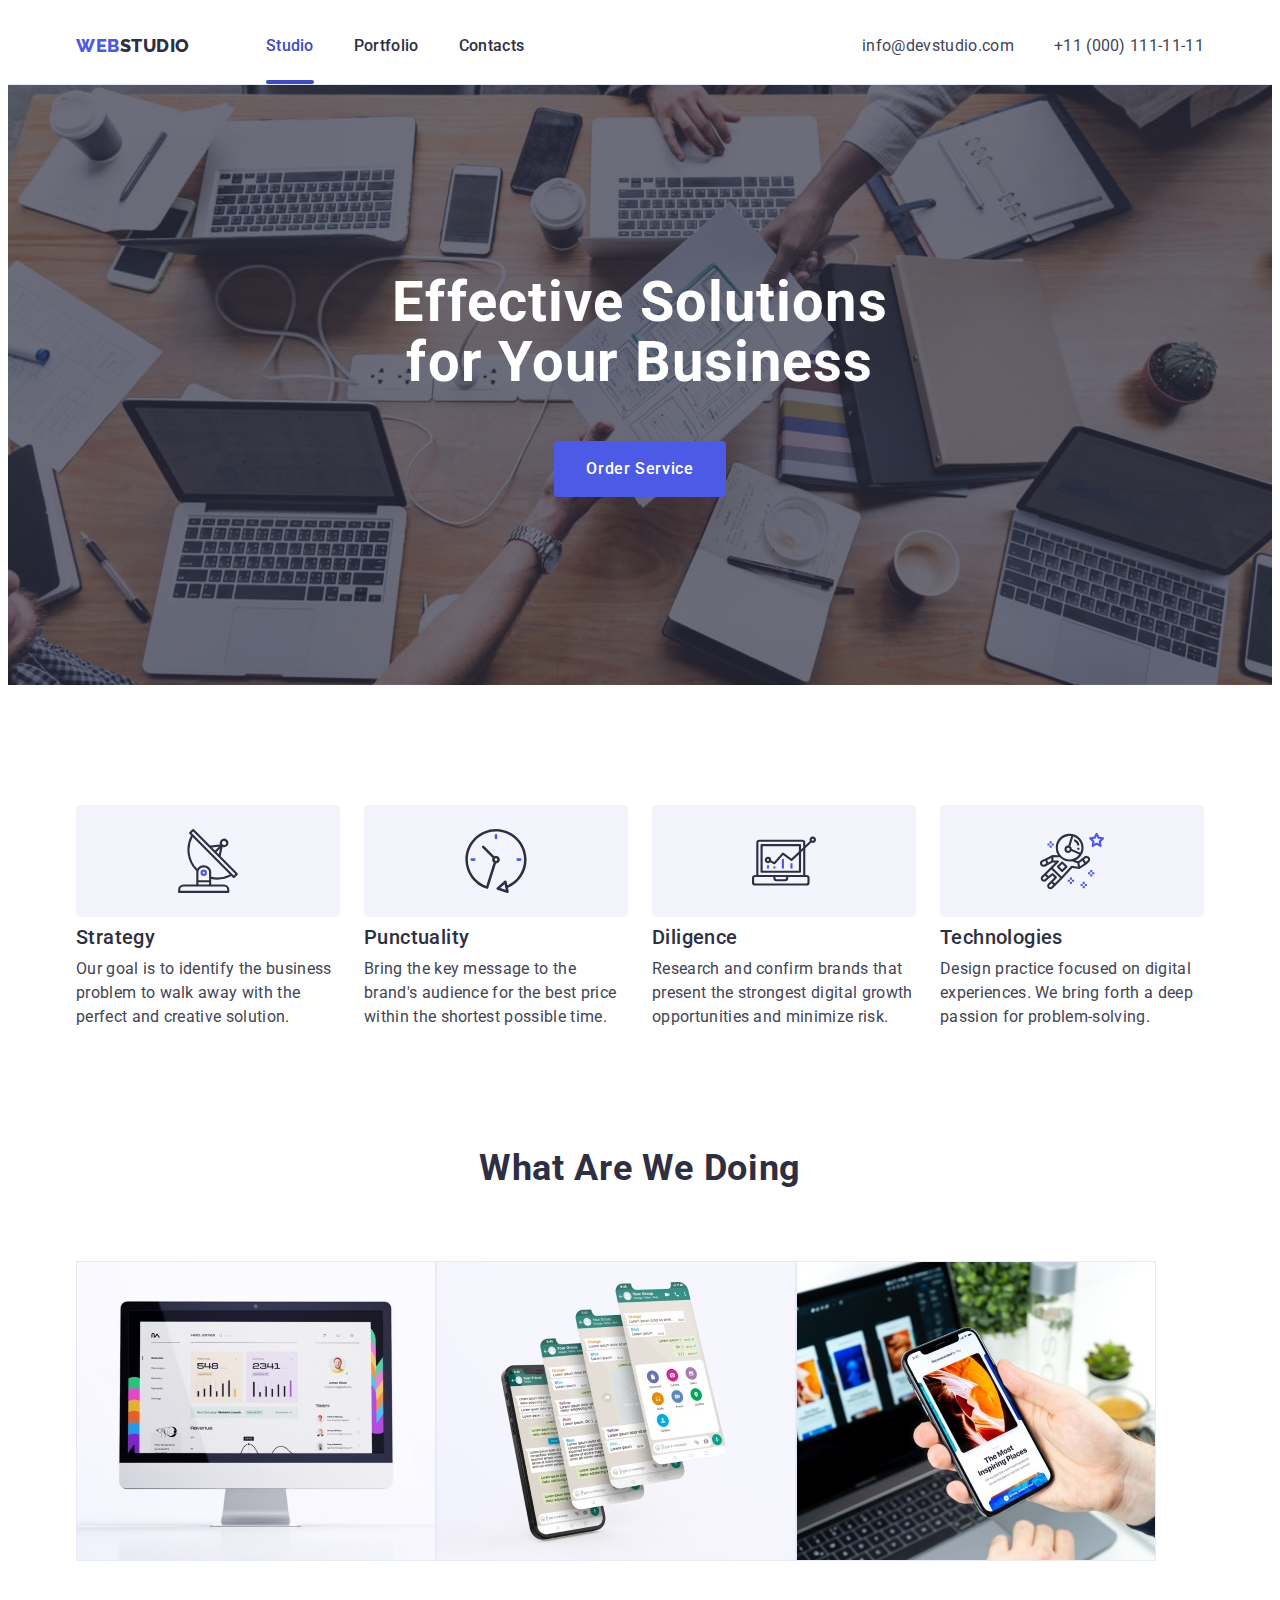
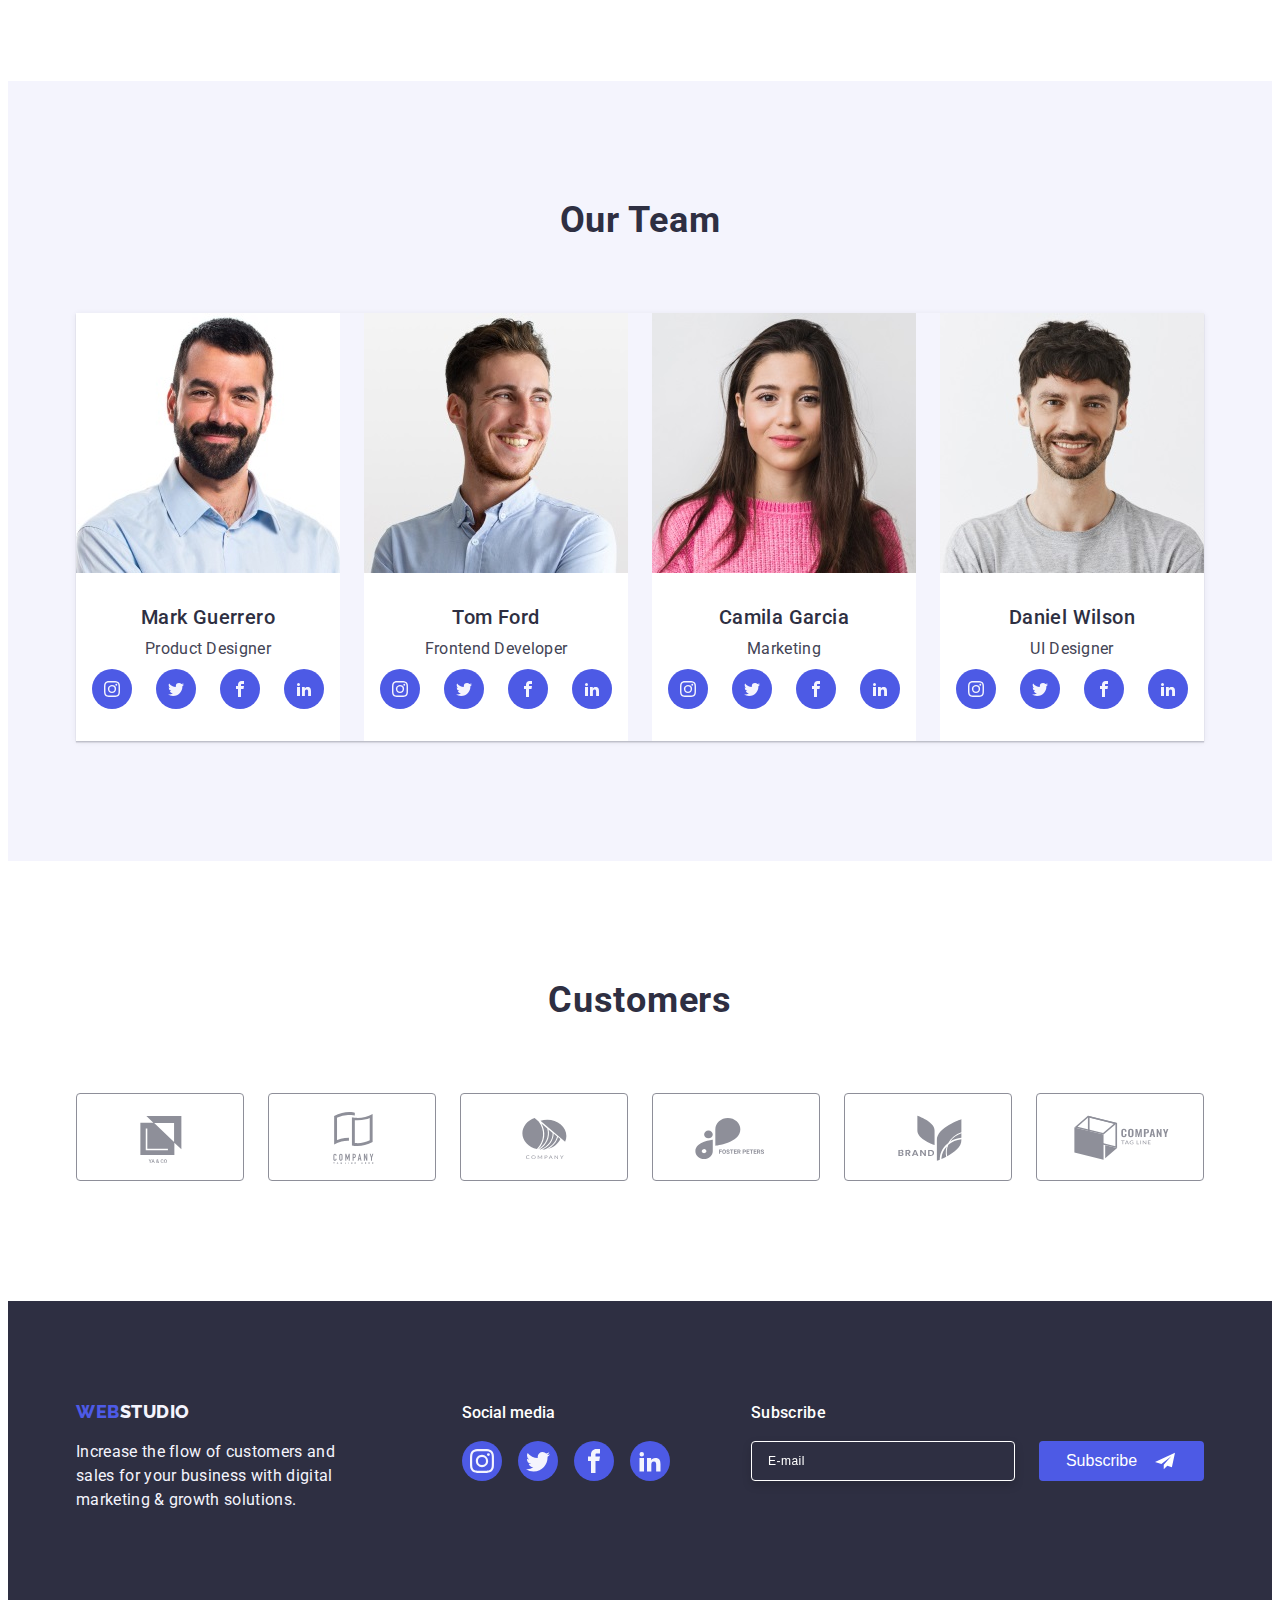
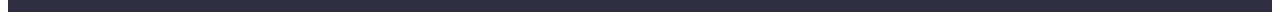
<file: index.html>
<!DOCTYPE html>
<html lang="en">
  <head>
    <meta charset="UTF-8" />
    <meta http-equiv="X-UA-Compatible" content="IE=edge" />
    <meta name="viewport" content="width=device-width, initial-scale=1.0" />
    <title>Webstudio</title>
    <link rel="preconnect" href="https://fonts.googleapis.com" />
    <link rel="preconnect" href="https://fonts.gstatic.com" crossorigin />
    <link
      href="https://fonts.googleapis.com/css2?family=Montserrat&family=Raleway:wght@800&family=Roboto:wght@400;500;700;900&display=swap"
      rel="stylesheet"
    />
    <link
      rel="stylesheet"
      href="https://cdnjs.cloudflare.com/ajax/libs/modern-normalize/1.1.0/modern-normalize.min.css"
      integrity="sha512-wpPYUAdjBVSE4KJnH1VR1HeZfpl1ub8YT/NKx4PuQ5NmX2tKuGu6U/JRp5y+Y8XG2tV+wKQpNHVUX03MfMFn9Q=="
      crossorigin="anonymous"
      referrerpolicy="no-referrer"
    />
    <link rel="stylesheet" href="./css/styles.css" />
  </head>
  <body>
    <header class="header">
      <div class="container header-container">
        <nav class="header-navigation">
          <a href="./index.html" class="header-logo link"
            >Web
            <span class="header-logo-main">Studio</span>
          </a>
          <ul class="header-list list">
            <li class="header-item">
              <a href="./index.html" class="header-link link current">Studio</a>
            </li>
            <li class="header-item">
              <a href="./portfolio.html" class="header-link link">Portfolio </a>
            </li>
            <li class="header-item">
              <a class="header-link link" href="">Contacts</a>
            </li>
          </ul>
        </nav>
        <address class="header-address">
          <ul class="header-list list">
            <li>
              <a class="header-contact link" href="mailto:info@devstudio.com"
                >info@devstudio.com</a
              >
            </li>
            <li>
              <a class="header-contact link" href="tel:+110001111111"
                >+11 (000) 111-11-11</a
              >
            </li>
          </ul>
        </address>
      </div>
    </header>
    <main>
      <!--Hero-->
      <section class="hero">
        <div class="container">
          <h1 class="hero-item">Effective Solutions for Your Business</h1>
          <button type="button" data-modal-open class="hero-btn">
            Order Service
          </button>
        </div>
      </section>
      <!--About us-->
      <section class="about-us">
        <div class="container">
          <h2 hidden class="about-us-main">About us</h2>
          <ul class="about-list list">
            <li class="about-main-text">
              <div class="about-link link">
                <svg class="about-item-icon" width="64" height="64">
                  <use href="./images/icons.svg#icon-antenna-1"></use>
                </svg>
              </div>
              <h3 class="about-title list">Strategy</h3>
              <p class="about-text">
                Our goal is to identify the business problem to walk away with
                the perfect and creative solution.
              </p>
            </li>
            <li class="about-main-text">
              <div class="about-link link">
                <svg class="about-item-icon" width="64" height="64">
                  <use href="./images/icons.svg#icon-clock-1"></use>
                </svg>
              </div>
              <h3 class="about-title list">Punctuality</h3>
              <p class="about-text">
                Bring the key message to the brand's audience for the best price
                within the shortest possible time.
              </p>
            </li>
            <li class="about-main-text">
              <div class="about-link link">
                <svg class="about-item-icon" width="64" height="64">
                  <use href="./images/icons.svg#icon-diagram-1"></use>
                </svg>
              </div>
              <h3 class="about-title list">Diligence</h3>
              <p class="about-text">
                Research and confirm brands that present the strongest digital
                growth opportunities and minimize risk.
              </p>
            </li>
            <li class="about-main-text">
              <div class="about-link link">
                <svg class="about-item-icon" width="64" height="64">
                  <use href="./images/icons.svg#icon-astronaut-1"></use>
                </svg>
              </div>
              <h3 class="about-title list">Technologies</h3>
              <p class="about-text">
                Design practice focused on digital experiences. We bring forth a
                deep passion for problem-solving.
              </p>
            </li>
          </ul>
        </div>
      </section>
      <!--What are we doing-->
      <section class="what">
        <div class="container">
          <h2 class="what-title">What are we doing</h2>
          <ul class="what-list list">
            <li class="what-photo">
              <img src="./images/comp.jpg" alt="comp" width="360" />
            </li>
            <li class="what-photo">
              <img src="./images/phones.jpg" alt="phones" width="360" />
            </li>
            <li class="what-photo">
              <img
                src="./images/laptop.jpg"
                alt="phone and laptop"
                width="360"
              />
            </li>
          </ul>
        </div>
      </section>
      <!--Our Team-->
      <section class="team">
        <div class="container">
          <h2 class="team-title">Our Team</h2>
          <ul class="team-list list">
            <li class="team-personal">
              <img src="./images/photomark.jpg" alt="Photo Mark" width="264" />
              <div class="team-main-text">
                <h3 class="team-item">Mark Guerrero</h3>
                <p class="team-text">Product Designer</p>
                <ul class="team-soc-list list">
                  <li class="team-soc-item">
                    <a class="team-soc-link link" href="">
                      <svg class="team-soc-icon" width="16" height="16">
                        <use href="./images/icons.svg#icon-instagram"></use>
                      </svg>
                    </a>
                  </li>
                  <li class="team-soc-item">
                    <a class="team-soc-link link" href="">
                      <svg class="team-soc-icon" width="16" height="16">
                        <use href="./images/icons.svg#icon-twitter"></use>
                      </svg>
                    </a>
                  </li>
                  <li class="team-soc-item">
                    <a class="team-soc-link link" href="">
                      <svg class="team-soc-icon" width="16" height="16">
                        <use href="./images/icons.svg#icon-facebook"></use>
                      </svg>
                    </a>
                  </li>
                  <li class="team-soc-item">
                    <a class="team-soc-link link" href="">
                      <svg class="team-soc-icon" width="16" height="16">
                        <use href="./images/icons.svg#icon-linkedin2"></use>
                      </svg>
                    </a>
                  </li>
                </ul>
              </div>
            </li>
            <li class="team-personal">
              <img src="./images/phototom.jpg" alt="Photo Tom" width="264" />
              <div class="team-main-text">
                <h3 class="team-item">Tom Ford</h3>
                <p class="team-text">Frontend Developer</p>
                <ul class="team-soc-list list">
                  <li class="team-soc-item">
                    <a class="team-soc-link link" href="">
                      <svg class="team-soc-icon" width="16" height="16">
                        <use href="./images/icons.svg#icon-instagram"></use>
                      </svg>
                    </a>
                  </li>
                  <li class="team-soc-item">
                    <a class="team-soc-link link" href="">
                      <svg class="team-soc-icon" width="16" height="16">
                        <use href="./images/icons.svg#icon-twitter"></use>
                      </svg>
                    </a>
                  </li>
                  <li class="team-soc-item">
                    <a class="team-soc-link link" href="">
                      <svg class="team-soc-icon" width="16" height="16">
                        <use href="./images/icons.svg#icon-facebook"></use>
                      </svg>
                    </a>
                  </li>
                  <li class="team-soc-item">
                    <a class="team-soc-link link" href="">
                      <svg class="team-soc-icon" width="16" height="16">
                        <use href="./images/icons.svg#icon-linkedin2"></use>
                      </svg>
                    </a>
                  </li>
                </ul>
              </div>
            </li>
            <li class="team-personal">
              <img
                src="./images/photocamila.jpg"
                alt="Photo Camila"
                width="264"
              />
              <div class="team-main-text">
                <h3 class="team-item">Camila Garcia</h3>
                <p class="team-text">Marketing</p>
                <ul class="team-soc-list list">
                  <li class="team-soc-item">
                    <a class="team-soc-link link" href="">
                      <svg class="team-soc-icon" width="16" height="16">
                        <use href="./images/icons.svg#icon-instagram"></use>
                      </svg>
                    </a>
                  </li>
                  <li class="team-soc-item">
                    <a class="team-soc-link link" href="">
                      <svg class="team-soc-icon" width="16" height="16">
                        <use href="./images/icons.svg#icon-twitter"></use>
                      </svg>
                    </a>
                  </li>
                  <li class="team-soc-item">
                    <a class="team-soc-link link" href="">
                      <svg class="team-soc-icon" width="16" height="16">
                        <use href="./images/icons.svg#icon-facebook"></use>
                      </svg>
                    </a>
                  </li>
                  <li class="team-soc-item">
                    <a class="team-soc-link link" href="">
                      <svg class="team-soc-icon" width="16" height="16">
                        <use href="./images/icons.svg#icon-linkedin2"></use>
                      </svg>
                    </a>
                  </li>
                </ul>
              </div>
            </li>
            <li class="team-personal">
              <img
                src="./images/photodaniel.jpg"
                alt="Photo Daniel"
                width="264"
              />
              <div class="team-main-text">
                <h3 class="team-item">Daniel Wilson</h3>
                <p class="team-text">UI Designer</p>
                <ul class="team-soc-list list">
                  <li class="team-soc-item">
                    <a class="team-soc-link link" href="">
                      <svg class="team-soc-icon" width="16" height="16">
                        <use href="./images/icons.svg#icon-instagram"></use>
                      </svg>
                    </a>
                  </li>
                  <li class="team-soc-item">
                    <a class="team-soc-link link" href="">
                      <svg class="team-soc-icon" width="16" height="16">
                        <use href="./images/icons.svg#icon-twitter"></use>
                      </svg>
                    </a>
                  </li>
                  <li class="team-soc-item">
                    <a class="team-soc-link link" href="">
                      <svg class="team-soc-icon" width="16" height="16">
                        <use href="./images/icons.svg#icon-facebook"></use>
                      </svg>
                    </a>
                  </li>
                  <li class="team-soc-item">
                    <a class="team-soc-link link" href="">
                      <svg class="team-soc-icon" width="16" height="16">
                        <use href="./images/icons.svg#icon-linkedin2"></use>
                      </svg>
                    </a>
                  </li>
                </ul>
              </div>
            </li>
          </ul>
        </div>
      </section>
      <!--Customers-->
      <section class="customers">
        <div class="container">
          <h2 class="customers-title">Customers</h2>
          <div class="customers-main">
            <ul class="customers-list list">
              <li class="customers-item">
                <a class="customers-link link" href="">
                  <svg class="customers-icon" width="104" height="56">
                    <use href="./images/icons.svg#icon-Logo"></use>
                  </svg>
                </a>
              </li>
              <li class="customers-item">
                <a class="customers-link link" href="">
                  <svg class="customers-icon" width="104" height="56">
                    <use href="./images/icons.svg#icon-Logo2"></use>
                  </svg>
                </a>
              </li>
              <li class="customers-item">
                <a class="customers-link link" href="">
                  <svg class="customers-icon" width="104" height="56">
                    <use href="./images/icons.svg#icon-Logo3"></use>
                  </svg>
                </a>
              </li>
              <li class="customers-item">
                <a class="customers-link link" href="">
                  <svg class="customers-icon" width="104" height="56">
                    <use href="./images/icons.svg#icon-Logo4"></use>
                  </svg>
                </a>
              </li>
              <li class="customers-item">
                <a class="customers-link link" href="">
                  <svg class="customers-icon" width="104" height="56">
                    <use href="./images/icons.svg#icon-Logo5"></use>
                  </svg>
                </a>
              </li>
              <li class="customers-item">
                <a class="customers-link link" href="">
                  <svg class="customers-icon" width="104" height="56">
                    <use href="./images/icons.svg#icon-Logo6"></use>
                  </svg>
                </a>
              </li>
            </ul>
          </div>
        </div>
      </section>
    </main>
    <footer class="footer">
      <div class="container footer-container">
        <div class="footer-main">
          <a class="footer-logo link" href="./index.html">
            Web<span class="footer-navigation-main">Studio </span>
          </a>
          <p class="footer-text">
            Increase the flow of customers and sales for your business with
            digital marketing & growth solutions.
          </p>
        </div>
        <div class="container-footer-list list">
          <p class="footer-soc-name">Social media</p>
          <ul class="footer-soc-list list">
            <li class="footer-soc-item">
              <a class="footer-soc-link link" href="">
                <svg class="footer-soc-icon" width="24" height="24">
                  <use href="./images/icons.svg#icon-instagram"></use>
                </svg>
              </a>
            </li>
            <li class="footer-soc-item">
              <a class="footer-soc-link link" href="">
                <svg class="footer-soc-icon" width="24" height="24">
                  <use href="./images/icons.svg#icon-twitter"></use>
                </svg>
              </a>
            </li>
            <li class="footer-soc-item">
              <a class="footer-soc-link link" href="">
                <svg class="footer-soc-icon" width="24" height="24">
                  <use href="./images/icons.svg#icon-facebook"></use>
                </svg>
              </a>
            </li>
            <li class="footer-soc-item">
              <a class="footer-soc-link link" href="">
                <svg class="footer-soc-icon" width="24" height="24">
                  <use href="./images/icons.svg#icon-linkedin2"></use>
                </svg>
              </a>
            </li>
          </ul>
        </div>
        <div class="footer-user">
          <p class="footer-user-title">Subscribe</p>
          <form class="footer-user-list">
            <input
              type="email"
              name="email-footer"
              class="email-footer"
              placeholder="E-mail"
              aria-label="email"
              required
            />
            <button type="submit" class="footer-btn">
              Subscribe
              <svg class="footer-btn-icon" width="24" height="20">
                <use href="./images/icons.svg#icon-Frame"></use>
              </svg>
            </button>
          </form>
        </div>
      </div>
    </footer>
    <div class="backdrop is-hidden" data-modal>
      <div class="modal">
        <button type="button" class="button-close" data-modal-close>
          <svg class="button-icon" width="8" height="8">
            <use href="./images/icons.svg#icon-close-black-18dp"></use>
          </svg>
        </button>
        <p class="modal-title">Leave your contacts and we will call you back</p>
        <form class="modal-form">
          <div class="modal-field">
            <label class="modal-label">
              <span class="input-title">Name</span>
              <span class="input-wrap">
                <input
                  type="text"
                  name="user-name"
                  class="modal-input"
                  required
                />
                <svg class="modal-icon" width="18" height="18">
                  <use href="./images/icons.svg#icon-person-black"></use>
                </svg>
              </span>
            </label>
          </div>
          <div class="modal-field">
            <label class="modal-label">
              <span class="input-title">Phone</span>
              <span class="input-wrap">
                <input
                  type="tel"
                  name="user-tel"
                  class="modal-input"
                  required
                />
                <svg class="modal-icon" width="18" height="24">
                  <use href="./images/icons.svg#icon-phone-black"></use>
                </svg>
              </span>
            </label>
          </div>
          <div class="modal-field">
            <label class="modal-label">
              <span class="input-title">Email</span>
              <span class="input-wrap">
                <input type="email" name="user-email" class="modal-input" />
                <svg class="modal-icon" width="18" height="24">
                  <use href="./images/icons.svg#icon-email-black"></use>
                </svg>
              </span>
            </label>
          </div>
          <div class="modal-field">
            <label class="input-text" for="user-text">Comment</label>
            <textarea
              name="user-text"
              id="user-text"
              class="modal-textarea"
              placeholder="Text input"
            ></textarea>
          </div>
          <div class="modal-field-check">
            <input
              class="input-check visually-hidden"
              name="privacy"
              id="privacy"
              type="checkbox"
              value="true"
            />
            <label for="privacy" class="check-text">
              <span>
                <svg class="check-icon" width="10" height="8">
                  <use href="./images/icons.svg#icon-Vector"></use>
                </svg>
              </span>
              I accept the terms and conditions of the
            </label>
            <a class="input-privacy" href="">Privacy Policy</a>
          </div>
          <button type="submit" class="btn-modal">Send</button>
        </form>
      </div>
    </div>
    <script src="js/modal.js"></script>
  </body>
</html>
</file>
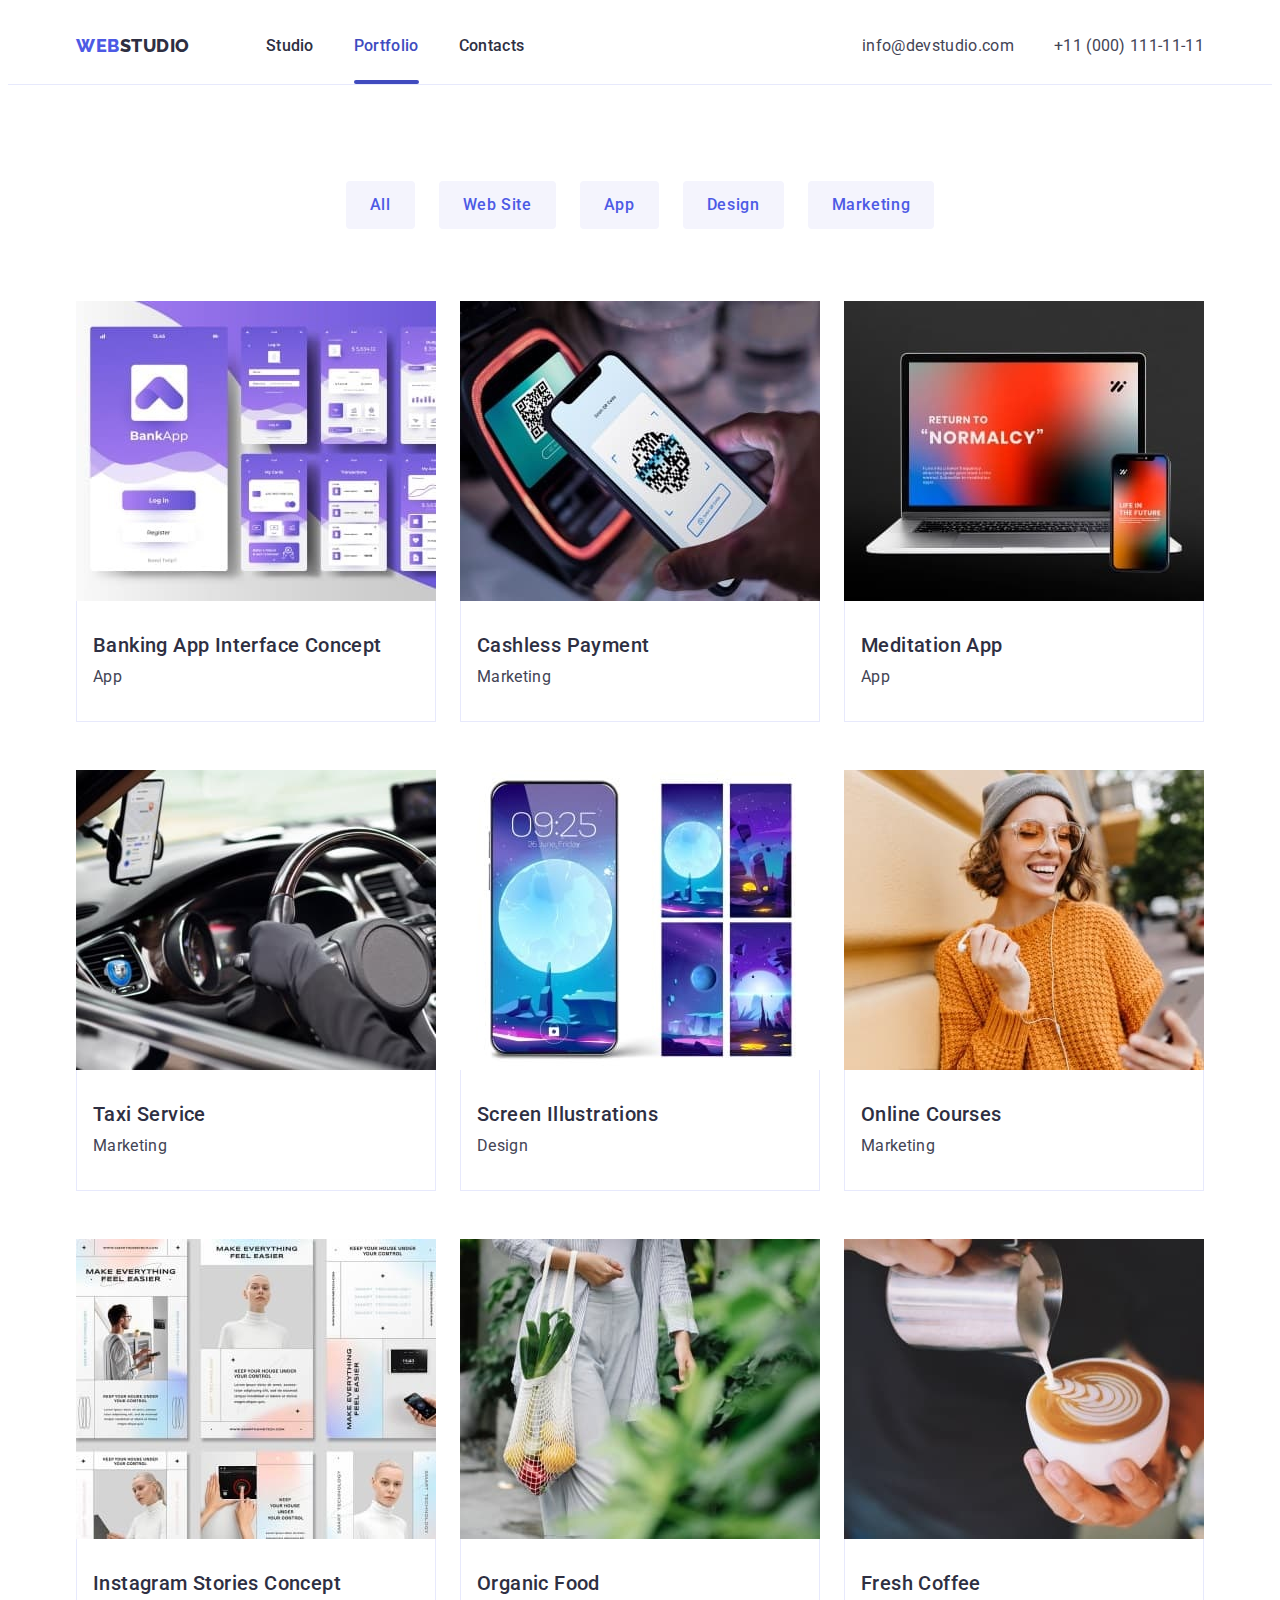
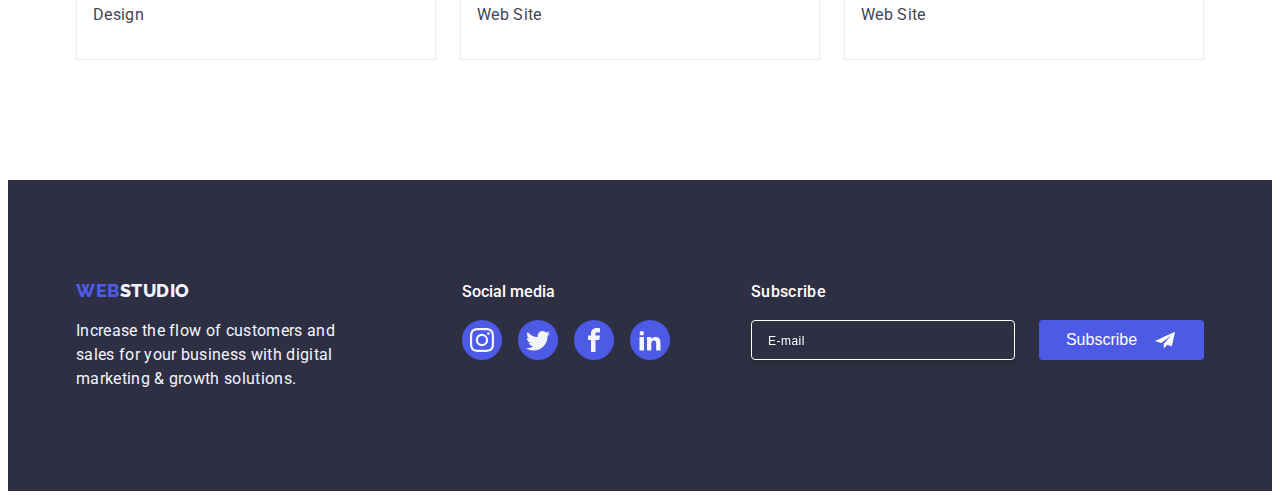
<file: portfolio.html>
<!DOCTYPE html>
<html lang="en">
  <head>
    <meta charset="UTF-8" />
    <meta http-equiv="X-UA-Compatible" content="IE=edge" />
    <meta name="viewport" content="width=device-width, initial-scale=1.0" />
    <title>Portfolio</title>
    <link rel="preconnect" href="https://fonts.googleapis.com" />
    <link rel="preconnect" href="https://fonts.gstatic.com" crossorigin />
    <link
      href="https://fonts.googleapis.com/css2?family=Montserrat&family=Raleway:wght@800&family=Roboto:wght@400;500;700;900&display=swap"
      rel="stylesheet"
    />
    <link
      rel="stylesheet"
      href="https://cdnjs.cloudflare.com/ajax/libs/modern-normalize/1.1.0/modern-normalize.min.css"
      integrity="sha512-wpPYUAdjBVSE4KJnH1VR1HeZfpl1ub8YT/NKx4PuQ5NmX2tKuGu6U/JRp5y+Y8XG2tV+wKQpNHVUX03MfMFn9Q=="
      crossorigin="anonymous"
      referrerpolicy="no-referrer"
    />
    <link rel="stylesheet" href="./css/styles.css" />
  </head>
  <body>
    <header class="header">
      <div class="container header-container">
        <nav class="header-navigation">
          <a href="./index.html" class="header-logo link"
            >Web
            <span class="header-logo-main">Studio</span>
          </a>
          <ul class="header-list list">
            <li class="header-item">
              <a href="./index.html" class="header-link link">Studio</a>
            </li>
            <li class="header-item">
              <a href="./portfolio.html" class="header-link link current"
                >Portfolio
              </a>
            </li>
            <li class="header-item">
              <a class="header-link link" href="">Contacts</a>
            </li>
          </ul>
        </nav>
        <address class="header-address">
          <ul class="header-list list">
            <li>
              <a class="header-contact link" href="mailto:info@devstudio.com"
                >info@devstudio.com</a
              >
            </li>
            <li>
              <a class="header-contact link" href="tel:+110001111111"
                >+11 (000) 111-11-11</a
              >
            </li>
          </ul>
        </address>
      </div>
    </header>
    <main>
      <section class="novigation">
        <div class="container">
          <h1 hidden class="services">Services</h1>
          <ul class="novigation-list list">
            <li><button type="button" class="novigation-btn">All</button></li>
            <li>
              <button type="button" class="novigation-btn">Web Site</button>
            </li>
            <li><button type="button" class="novigation-btn">App</button></li>
            <li>
              <button type="button" class="novigation-btn">Design</button>
            </li>
            <li>
              <button type="button" class="novigation-btn">Marketing</button>
            </li>
          </ul>
          <ul class="services-list list">
            <li class="services-item">
              <a class="services-link link" href="#top">
                <div class="services-top-wrap">
                  <img
                    class="services-photo"
                    src="./images/projectcard1.jpg"
                    alt="photo project bank"
                    width="360"
                  />
                  <p class="services-top-text">
                    14 Stylish and User-Friendly App Design Concepts · Task
                    Manager App · Calorie Tracker App · Exotic Fruit Ecommerce
                    App · Cloud Storage App
                  </p>
                </div>
                <div class="services-main-text">
                  <h2 class="services-title">Banking App Interface Concept</h2>
                  <p class="services-text">App</p>
                </div>
              </a>
            </li>
            <li class="services-item">
              <a class="services-link link" href="#top">
                <div class="services-top-wrap">
                  <img
                    class="services-photo"
                    src="./images/projectcard2.jpg"
                    alt="photo project phone"
                    width="360"
                  />
                  <p class="services-top-text">
                    14 Stylish and User-Friendly App Design Concepts · Task
                    Manager App · Calorie Tracker App · Exotic Fruit Ecommerce
                    App · Cloud Storage App
                  </p>
                </div>
                <div class="services-main-text">
                  <h2 class="services-title">Cashless Payment</h2>
                  <p class="services-text">Marketing</p>
                </div>
              </a>
            </li>
            <li class="services-item">
              <a class="services-link link" href="#top">
                <div class="services-top-wrap">
                  <img
                    class="services-photo"
                    src="./images/projectcard3.jpg"
                    alt="photo project laptop"
                    width="360"
                  />
                  <p class="services-top-text">
                    14 Stylish and User-Friendly App Design Concepts · Task
                    Manager App · Calorie Tracker App · Exotic Fruit Ecommerce
                    App · Cloud Storage App
                  </p>
                </div>
                <div class="services-main-text">
                  <h2 class="services-title">Meditation App</h2>
                  <p class="services-text">App</p>
                </div>
              </a>
            </li>
            <li class="services-item">
              <a class="services-link link" href="#top">
                <div class="services-top-wrap">
                  <img
                    class="services-photo"
                    src="./images/projectcard4.jpg"
                    alt="photo project car"
                    width="360"
                  />
                  <p class="services-top-text">
                    14 Stylish and User-Friendly App Design Concepts · Task
                    Manager App · Calorie Tracker App · Exotic Fruit Ecommerce
                    App · Cloud Storage App
                  </p>
                </div>
                <div class="services-main-text">
                  <h2 class="services-title">Taxi Service</h2>
                  <p class="services-text">Marketing</p>
                </div>
              </a>
            </li>
            <li class="services-item">
              <a class="services-link link" href="#top">
                <div class="services-top-wrap">
                  <img
                    class="services-photo"
                    src="./images/projectcard5.jpg"
                    alt="photo project phone dising"
                    width="360"
                  />
                  <p class="services-top-text">
                    14 Stylish and User-Friendly App Design Concepts · Task
                    Manager App · Calorie Tracker App · Exotic Fruit Ecommerce
                    App · Cloud Storage App
                  </p>
                </div>
                <div class="services-main-text">
                  <h2 class="services-title">Screen Illustrations</h2>
                  <p class="services-text">Design</p>
                </div>
              </a>
            </li>
            <li class="services-item">
              <a class="services-link link" href="#top">
                <div class="services-top-wrap">
                  <img
                    class="services-photo"
                    src="./images/projectcard6.jpg"
                    alt="photo project girl"
                    width="360"
                  />
                  <p class="services-top-text">
                    14 Stylish and User-Friendly App Design Concepts · Task
                    Manager App · Calorie Tracker App · Exotic Fruit Ecommerce
                    App · Cloud Storage App
                  </p>
                </div>
                <div class="services-main-text">
                  <h2 class="services-title">Online Courses</h2>
                  <p class="services-text">Marketing</p>
                </div>
              </a>
            </li>
            <li class="services-item">
              <a class="services-link link" href="#top">
                <div class="services-top-wrap">
                  <img
                    class="services-photo"
                    src="./images/projectcard7.jpg"
                    alt="photo project insta"
                    width="360"
                  />
                  <p class="services-top-text">
                    14 Stylish and User-Friendly App Design Concepts · Task
                    Manager App · Calorie Tracker App · Exotic Fruit Ecommerce
                    App · Cloud Storage App
                  </p>
                </div>
                <div class="services-main-text">
                  <h2 class="services-title">Instagram Stories Concept</h2>
                  <p class="services-text">Design</p>
                </div>
              </a>
            </li>
            <li class="services-item">
              <a class="services-link link" href="#top">
                <div class="services-top-wrap">
                  <img
                    class="services-photo"
                    src="./images/projectcard8.jpg"
                    alt="photo project food"
                    width="360"
                  />
                  <p class="services-top-text">
                    14 Stylish and User-Friendly App Design Concepts · Task
                    Manager App · Calorie Tracker App · Exotic Fruit Ecommerce
                    App · Cloud Storage App
                  </p>
                </div>
                <div class="services-main-text">
                  <h2 class="services-title">Organic Food</h2>
                  <p class="services-text">Web Site</p>
                </div>
              </a>
            </li>
            <li class="services-item">
              <a class="services-link link" href="#top">
                <div class="services-top-wrap">
                  <img
                    class="services-photo"
                    src="./images/projectcard9.jpg"
                    alt="photo project coffe"
                    width="360"
                  />
                  <p class="services-top-text">
                    14 Stylish and User-Friendly App Design Concepts · Task
                    Manager App · Calorie Tracker App · Exotic Fruit Ecommerce
                    App · Cloud Storage App
                  </p>
                </div>
                <div class="services-main-text">
                  <h2 class="services-title">Fresh Coffee</h2>
                  <p class="services-text">Web Site</p>
                </div>
              </a>
            </li>
          </ul>
        </div>
      </section>
    </main>
    <footer class="footer">
      <div class="container footer-container">
        <div class="footer-main">
          <a class="footer-logo link" href="./index.html">
            Web<span class="footer-navigation-main">Studio </span>
          </a>
          <p class="footer-text">
            Increase the flow of customers and sales for your business with
            digital marketing & growth solutions.
          </p>
        </div>
        <div class="container-footer-list list">
          <p class="footer-soc-name">Social media</p>
          <ul class="footer-soc-list list">
            <li class="footer-soc-item">
              <a class="footer-soc-link link" href="">
                <svg class="footer-soc-icon" width="24" height="24">
                  <use href="./images/icons.svg#icon-instagram"></use>
                </svg>
              </a>
            </li>
            <li class="footer-soc-item">
              <a class="footer-soc-link link" href="">
                <svg class="footer-soc-icon" width="24" height="24">
                  <use href="./images/icons.svg#icon-twitter"></use>
                </svg>
              </a>
            </li>
            <li class="footer-soc-item">
              <a class="footer-soc-link link" href="">
                <svg class="footer-soc-icon" width="24" height="24">
                  <use href="./images/icons.svg#icon-facebook"></use>
                </svg>
              </a>
            </li>
            <li class="footer-soc-item">
              <a class="footer-soc-link link" href="">
                <svg class="footer-soc-icon" width="24" height="24">
                  <use href="./images/icons.svg#icon-linkedin2"></use>
                </svg>
              </a>
            </li>
          </ul>
        </div>
        <div class="footer-user">
          <p class="footer-user-title">Subscribe</p>
          <form class="footer-user-list">
            <input
              type="email"
              name="email-footer"
              class="email-footer"
              placeholder="E-mail"
              aria-label="email"
              required
            />
            <button type="submit" class="footer-btn">
              Subscribe
              <svg class="footer-btn-icon" width="24" height="20">
                <use href="./images/icons.svg#icon-Frame"></use>
              </svg>
            </button>
          </form>
        </div>
      </div>
    </footer>
  </body>
</html>
</file>
<file: css/styles.css>
html {
  box-sizing: border-box;
}
element.style {
  text-align: center;
}
*,
*::before,
*::after {
  box-sizing: inherit;
}

:root {
  --main-title-color: #2e2f42;
  --background-color: #2e2f42;
  --ocean-bgc-hover-focus-active-color: #404bbf;
  --second-title-color: #ffffff;
  --gray-title-color: #434455;
  --milk-title-color: #f4f4fd;
  --br-hero: linear-gradient(rgba(46, 47, 66, 0.7), rgba(46, 47, 66, 0.7));
  --typical-transform: 250ms cubic-bezier(0.4, 0, 0.2, 1);
}
p,
h1,
h2,
h3,
h4,
h5,
h6 {
  margin: 0;
}
ul {
  margin: 0;
}

button {
  cursor: pointer;
}
img {
  display: block;
}

body {
  font-family: "Roboto", sans-serif;
  color: var(--gray-title-color);
  background-color: var(--second-title-color);
}
ul {
  margin: 0;
  padding: 0;
}
.list {
  list-style: none;
}
.link {
  text-decoration: none;
  transition: color transform var(--typical-transform);
}
.visually-hidden {
  position: absolute;
  width: 1px;
  height: 1px;
  margin: -1px;
  padding: 0;
  border: 0;
  white-space: nowrap;
  clip-path: inset(100%);
  clip: rect (0 0 0 0);
  overflow: hidden;
}
.container {
  width: 1158px;
  padding-left: 15px;
  padding-right: 15px;
  margin: 0 auto;
}
.link:focus,
.link:hover {
  color: #404bbf;
  opacity: 1;
}
/*/--Header--*/
.header {
  padding-top: 26px;
  padding-bottom: 26px;
  border-bottom: 1px solid #e7e9fc;
}
.header-container {
  display: flex;
  align-items: center;
}

.header-navigation {
  display: flex;
  align-items: center;
  margin-right: auto;
}

.header-logo {
  font-family: "Raleway", sans-serif;
  font-style: normal;
  font-weight: 800;
  font-size: 18px;
  line-height: 1.17;
  display: flex;
  align-items: center;
  letter-spacing: 0.03em;
  text-transform: uppercase;
  color: #4d5ae5;
  margin-right: 76px;
}
.header-logo-main {
  font-family: "Raleway", sans-serif;
  font-style: normal;
  font-weight: 800;
  font-size: 18px;
  line-height: 1.17;
  display: flex;
  align-items: center;
  letter-spacing: 0.03em;
  text-transform: uppercase;
  color: var(--main-title-color);
  transition: color var(--typical-transform);
}

.header-list {
  display: flex;
  align-items: center;
  font-weight: 500;
  font-size: 16px;
  line-height: 1.5;
  letter-spacing: 0.02em;
  color: var(--main-title-color);
  gap: 40px;
}
.header-item {
  font-weight: 500;
  font-size: 16px;
  line-height: 1.5;
  letter-spacing: 0.02em;
  color: var(--main-title-color);
}

.header-link {
  font-weight: 500;
  font-size: 16px;
  line-height: 1.5;
  letter-spacing: 0.02em;
  color: var(--main-title-color);
  transition: color var(--typical-transform);
}
.header-address {
  font-style: normal;
  font-weight: 400;
  font-size: 16px;
  line-height: 1.5;
  letter-spacing: 0.02em;
  color: var(--gray-title-color);
}
.header-contact {
  font-weight: 400;
  font-size: 16px;
  line-height: 1.5;
  letter-spacing: 0.02em;
  color: var(--gray-title-color);
  transition: color var(--typical-transform);
}
.current {
  position: relative;
  color: var(--ocean-bgc-hover-focus-active-color);
}
.current::after {
  content: "";
  position: absolute;
  left: 0;
  bottom: -29px;
  width: 100%;
  height: 4px;
  border-radius: 2px;
  background-color: var(--ocean-bgc-hover-focus-active-color);
}
/*/----HERO-----*/
.hero {
  background-color: var(--background-color);
  background-image: var(--br-hero), url(../images/herophoto.jpg);
  background-repeat: no-repeat;
  background-position: center;
  background-size: cover;
  text-align: center;
  padding-top: 188px;
  padding-bottom: 188px;
  max-width: 1440px;
}
.hero-item {
  font-weight: 700;
  font-size: 56px;
  line-height: 1.07;
  letter-spacing: 0.02em;
  color: var(--second-title-color);
  margin-bottom: 48px;
  max-width: 496px;
  display: block;
  margin: 0 auto;
  margin-bottom: 48px;
}
.hero-btn {
  border-radius: 4px;
  padding: 16px 32px;
  min-width: 169px;
  border: 1px solid transparent;
  font-family: inherit;
  font-style: normal;
  font-weight: 500;
  font-size: 16px;
  line-height: 1.5;
  align-items: center;
  letter-spacing: 0.04em;
  color: var(--second-title-color);
  background: #4d5ae5;
  display: block;
  margin: 0 auto;
  cursor: pointer;
  border: transparent;
  transition: background-color var(--typical-transform);
}
.hero-btn:hover {
  background-color: var(--ocean-bgc-hover-focus-active-color);
}
.hero-btn:focus {
  background-color: var(--ocean-bgc-hover-focus-active-color);
}

/*/--ABOUT--*/
.about-us {
  padding-top: 120px;
  padding-bottom: 120px;
}
.about-us-main {
  position: absolute;
  width: 1px;
  height: 1px;
  margin: -1px;
  border: 0;
  padding: 0;
  white-space: nowrap;
  clip-path: inset(100%);
  clip: rect(0 0 0 0);
  overflow: hidden;
}
.about-list {
  display: flex;
  gap: 24px;
  justify-content: center;
}
.about-main-text {
  width: calc((100% - 72) / 4);
}
.about-link {
  width: 264px;
  height: 112px;
  border-radius: 4px;
  display: inline-block;
  margin-bottom: 8px;
  background-color: #f4f4fd;
  display: flex;
  align-items: center;
  justify-content: center;
}
.about-item-icon {
}
.about-title {
  font-weight: 500;
  font-size: 20px;
  line-height: 1.2;
  letter-spacing: 0.02em;
  color: var(--main-title-color);
  cursor: pointer;
  margin-bottom: 8px;
}
.about-text {
  font-weight: 400;
  font-size: 16px;
  line-height: 1.5;
  letter-spacing: 0.02em;
  color: var(--gray-title-color);
  cursor: pointer;
  max-width: 264px;
}
/*/--WHAT--*/
.what {
  padding-bottom: 120px;
}
.what-title {
  font-weight: 700;
  font-size: 36px;
  line-height: 1.11;
  text-align: center;
  letter-spacing: 0.02em;
  text-transform: capitalize;
  color: var(--main-title-color);
  margin-bottom: 72px;
}
.what-list {
  display: flex;
}
.what-photo {
  width: calc((100%-48px) / 3);
}
/*/--TEAM--*/

.team {
  background-color: var(--milk-title-color);
  padding-top: 120px;
  padding-bottom: 120px;
}
.team-personal {
  background-color: var(--second-title-color);
  width: calc((100% - 72px) / 4);
  max-width: 264px;
}
.team-title {
  margin-bottom: 72px;
  font-weight: 700;
  font-size: 36px;
  line-height: 1.11;
  text-align: center;
  letter-spacing: 0.02em;
  text-transform: capitalize;
  color: var(--main-title-color);
  background-color: transparent;
}
.team-list {
  display: flex;
  gap: 24px;
  box-shadow: 0px 1px 6px rgba(46, 47, 66, 0.08),
    0px 1px 1px rgba(46, 47, 66, 0.16), 0px 2px 1px rgba(46, 47, 66, 0.08);
}
.team-main-text {
  padding-top: 32px;
  padding-bottom: 32px;
}
.team-item {
  font-weight: 500;
  font-size: 20px;
  line-height: 1.2;
  text-align: center;
  letter-spacing: 0.02em;
  color: var(--main-title-color);
  background-color: var(--second-title-color);
  margin-bottom: 8px;
}
.team-text {
  font-weight: 400;
  font-size: 16px;
  line-height: 1.5;
  text-align: center;
  letter-spacing: 0.02em;
  color: var(--gray-title-color);
  background-color: var(--second-title-color);
  max-width: 264px;
  margin-bottom: 8px;
}
.team-soc-list {
  display: flex;
  justify-content: center;
  gap: 24px;
}
.team-soc-item {
  width: 40px;
  height: 40px;
}
.team-soc-link {
  width: 100%;
  height: 100%;
  border-radius: 50%;
  background-color: #4d5ae5;
  display: flex;
  align-items: center;
  justify-content: center;
  transition: background-color var(--typical-transform);
}
.team-soc-link:hover,
.team-soc-link:focus {
  background-color: var(--ocean-bgc-hover-focus-active-color);
}
.team-soc-icon {
  fill: #f4f4fd;
}
/*/--CUSTOMER--*/
.customers {
  background-color: var(--second-title-color);
  padding-top: 120px;
  padding-bottom: 120px;
}
.customers-title {
  margin-bottom: 72px;
  font-weight: 700;
  font-size: 36px;
  line-height: 1.11;
  text-align: center;
  letter-spacing: 0.02em;
  text-transform: capitalize;
  color: var(--main-title-color);
  background-color: transparent;
}
.customers-main {
}
.customers-list {
  display: flex;
  justify-content: center;
  gap: 24px;
}
.customers-item {
  width: 168px;
  height: 88px;
}
.customers-link {
  width: 100%;
  height: 100%;
  border-radius: 4px;
  display: flex;
  align-items: center;
  justify-content: center;
  border: 1px solid #8e8f99;
  fill: #8e8f99;
  transition: border-color var(--typical-transform),
    fill var(--typical-transform);
}
.customers-icon {
  fill: curentColor;
}
.customers-link:hover,
.customers-link:focus {
  border-color: #404bbf;
  fill: #404bbf;
}

/*/--FOOTER--*/
.footer {
  padding-top: 100px;
  padding-bottom: 100px;
  background-color: var(--background-color);
  display: flex;
}
.footer-container {
  display: flex;
  justify-content: space-between;
}
.footer-main {
  margin-right: 120px;
}
.footer-logo {
  font-family: "Raleway", sans-serif;
  font-style: normal;
  font-weight: 800;
  font-size: 18px;
  line-height: 1.17;
  display: flex;
  align-items: center;
  letter-spacing: 0.03em;
  text-transform: uppercase;
  color: #4d5ae5;
  cursor: pointer;
  margin-bottom: 18px;
  transition: color var(--typical-transform);
}
.footer-navigation-main {
  font-family: "Raleway", sans-serif;
  font-style: normal;
  font-weight: 800;
  font-size: 18px;
  line-height: 1.17;
  display: flex;
  align-items: center;
  letter-spacing: 0.03em;
  text-transform: uppercase;
  color: var(--milk-title-color);
  cursor: pointer;
}
.footer-text {
  font-weight: 400;
  font-size: 16px;
  line-height: 1.5;
  letter-spacing: 0.02em;
  color: #f4f4fd;
  cursor: pointer;
  width: 264px;
}
.container-footer-list {
}
.footer-soc-name {
  font-family: "Roboto", sans-serif;
  font-style: normal;
  font-weight: 500;
  font-size: 16px;
  line-height: 1.5;
  color: var(--second-title-color);
  margin-bottom: 16px;
}
.footer-soc-list {
  display: flex;
  gap: 16px;
}

.footer-soc-item {
  width: 40px;
  height: 40px;
}
.footer-soc-link {
  width: 100%;
  height: 100%;
  border-radius: 50%;
  background-color: #4d5ae5;
  display: flex;
  align-items: center;
  justify-content: center;
  transition: background-color var(--typical-transform);
}

.footer-soc-icon {
  fill: #f4f4fd;
}
.footer-soc-link:hover,
.footer-soc-link:focus {
  background-color: #31d0aa;
}
.footer-user {
  width: 453px;
  height: 80px;
  margin-left: 80px;
}
.footer-user-list {
  display: flex;
}
.footer-user-title {
  font-weight: 500;
  font-size: 16px;
  line-height: 1.5;
  letter-spacing: 0.02em;
  color: var(--second-title-color);
  margin-bottom: 16px;
}

.email-footer {
  width: 264px;
  height: 40px;
  border: 1px solid var(--second-title-color);
  filter: drop-shadow(0px 4px 4px rgba(0, 0, 0, 0.15));
  border-radius: 4px;
  background-color: #2e2f42;
  margin-right: 24px;
  padding-left: 16px;
  color: var(--second-title-color);
}
.email-footer::placeholder {
  font-size: 12px;
  line-height: 2;
  align-items: center;
  letter-spacing: 0.04em;
  color: var(--second-title-color);
  margin-right: 16px;
}
.email-footer:focus {
  outline: transparent;
}

.footer-btn:focus {
  fill: var(--ocean-bgc-hover-focus-active-color);
}

.footer-btn {
  display: flex;
  justify-content: center;
  align-items: center;
  width: 165px;
  height: 40px;
  font-weight: 500;
  font-size: 16px;
  line-height: 1.5;
  padding: 8px 24px;
  background: #4d5ae5;
  border-radius: 4px;
  color: var(--second-title-color);
  border-color: transparent;
  margin: 0 auto;
  cursor: pointer;
  transition: background-color var(--typical-transform);
}
.footer-btn-icon {
  fill: var(--second-title-color);
  margin-left: 16px;
}
/*/--PORTFOLIO--*/
/*/--NOVIGATION--*/
.services {
  position: absolute;
  width: 1px;
  height: 1px;
  margin: -1px;
  border: 0;
  padding: 0;
  white-space: nowrap;
  clip-path: inset(100%);
  clip: rect(0 0 0 0);
  overflow: hidden;
}
.novigation {
  padding-top: 96px;
  padding-bottom: 120px;
  background-color: var(--second-title-color);
}
.novigation-list {
  display: flex;
  justify-content: center;
  gap: 24px;
}
.novigation-btn {
  border-radius: 4px;
  padding: 12px 24px;
  text-align: center;
  border: 1px solid #e7e9fc;
  border: 1px solid transparent;
  font-family: "Roboto", sans-serif;
  font-style: normal;
  font-weight: 500;
  font-size: 16px;
  line-height: 1.5;
  display: flex;
  align-items: center;
  text-align: center;
  letter-spacing: 0.04em;
  color: #4d5ae5;
  background-color: var(--milk-title-color);
  cursor: pointer;
  border: transparent;
  transition: color var(--typical-transform),
    background-color var(--typical-transform),
    box-shadow var(--typical-transform);
}
.novigation-btn:hover,
.novigation-btn:focus {
  color: var(--second-title-color);
  background-color: #404bbf;
  box-shadow: 0px 3px 1px rgba(0, 0, 0, 0.1), 0px 2px 1px rgba(0, 0, 0, 0.08),
    0px 2px 2px rgba(0, 0, 0, 0.12);
}
.services-list:nth-child(3n) {
  margin-right: 0;
}
.services-list {
  display: flex;
  flex-wrap: wrap;
  width: calc((100% - 48) / 3);
  gap: 48px 24px;
  margin-top: 72px;
}
.services-link {
  display: block;
  transition: tbox-shadow var(--typical-transform);
}
.services-link:hover,
.services-link:focus {
  box-shadow: 0px 1px 6px rgba(46, 47, 66, 0.08),
    0px 1px 1px rgba(46, 47, 66, 0.16), 0px 2px 1px rgba(46, 47, 66, 0.08);
}
.services-photo {
  height: auto;
  width: 100%;
}
.services-item {
}
.services-item:hover .services-top-text {
  transform: translate(0);
}
.services-main-text {
  border-right: 1px solid #e7e9fc;
  border-left: 1px solid #e7e9fc;
  border-bottom: 1px solid #e7e9fc;
  padding-top: 32px;
  padding-left: 16px;
  padding-bottom: 32px;
  width: calc((100% - 48) / 3);
}
.services-title {
  font-weight: 500;
  font-size: 20px;
  line-height: 1.2;
  letter-spacing: 0.02em;
  color: var(--main-title-color);
  margin-bottom: 8px;
}
.services-text {
  font-weight: 400;
  font-size: 16px;
  line-height: 1.5;
  letter-spacing: 0.02em;
  color: var(--gray-title-color);
}
.services-top-wrap {
  position: relative;
  overflow: hidden;
}
.services-top-text {
  position: absolute;
  top: 0;
  font-weight: 400;
  font-size: 16px;
  line-height: 24px;
  letter-spacing: 0.02em;
  color: var(--milk-title-color);
  background-color: #4d5ae5;
  padding: 40px;
  height: 100%;
  transform: translateY(100%);
  transition: transform var(--typical-transform);
  overflow: auto;
}
.backdrop {
  position: fixed;
  top: 0;
  width: 100%;
  height: 100%;
  background-color: rgba(46, 47, 66, 0.4);
  transition: opacity var(--typical-transform),
    visibility var(--typical-transform);
}
.modal {
  position: absolute;
  width: 408px;
  min-height: 576px;
  left: 50%;
  top: 50%;
  transform: translate(-50%, -50%) scale(1) rotate(0);
  transition: transform var(--typical-transform);
  background: #fcfcfc;
  box-shadow: 0px 1px 1px rgba(0, 0, 0, 0.14), 0px 1px 3px rgba(0, 0, 0, 0.12),
    0px 2px 1px rgba(0, 0, 0, 0.2);
  border-radius: 4px;
  padding: 72px 24px 24px 24px;
}
.backdrop.is-hidden.modal {
  transform: translate(-50%, -50%) scaleY(0) rotate(-180deg);
}
.button-close {
  width: 24px;
  height: 24px;
  border: 1px solid rgba(0, 0, 0, 0.1);
  background-color: transparent;
  border-radius: 50%;
  position: absolute;
  top: 24px;
  right: 24px;
  display: flex;
  justify-content: center;
  align-items: center;
  transition: background-color var(--typical-transform),
    fill var(--typical-transform);
}
.button-close:hover,
.button-close:focus {
  background-color: var(--ocean-bgc-hover-focus-active-color);
}
.button-icon:hover,
.button-icon:focus {
  fill: var(--second-title-color);
}
.is-hidden {
  opacity: 0;
  visibility: hidden;
  pointer-events: none;
}
.modal-title {
  font-size: 16px;
  line-height: 24px;
  font-weight: 500;
  text-align: center;
  margin-bottom: 16px;
}
.modal-input {
  width: 100%;
  height: 40px;
  border: 1px solid rgba(46, 47, 66, 0.4);
  border-radius: 4px;
  padding-left: 38px;
  outline: transparent;
}
.modal-input:focus {
  border-color: #4d5ae5;
}
.modal-input:focus + .modal-icon {
  fill: #4d5ae5;
}

.modal-textarea:focus {
  border-color: #4d5ae5;
}

.modal-label {
  font-weight: 400;
  font-size: 12px;
  letter-spacing: 0.04em;
  color: #8e8f99;
}
.modal-icon {
  position: absolute;
  top: 50%;
  left: 16px;
  transform: translateY(-50%);
}
.input-title {
  display: block;
  margin-bottom: 4px;
}
.input-wrap {
  position: relative;
}
.modal-field {
  margin-bottom: 8px;
}
.modal-textarea {
  width: 100%;
  height: 120px;
  border: 1px solid rgba(46, 47, 66, 0.4);
  border-radius: 4px;
  padding: 10px;
  outline: transparent;
  resize: none;
  font-size: 12px;
  line-height: 14px;
  letter-spacing: 0.04em;
  color: rgba(46, 47, 66, 0.4);
}
.input-text {
  font-weight: 400;
  font-size: 12px;
  letter-spacing: 0.04em;
  color: #8e8f99;
  margin-bottom: 4px;
}
.btn-modal {
  border-radius: 4px;
  padding: 16px 32px;
  min-width: 169px;
  border: 1px solid transparent;
  font-family: inherit;
  font-style: normal;
  font-weight: 500;
  font-size: 16px;
  line-height: 1.5;
  align-items: center;
  letter-spacing: 0.04em;
  color: var(--second-title-color);
  background: #4d5ae5;
  display: block;
  margin: 0 auto;
  cursor: pointer;
  border: transparent;
  box-shadow: 0px 4px 4px rgba(0, 0, 0, 0.15);
  transition: background-color var(--typical-transform),
    border-color var(--typical-transform);
}
.btn-modal:focus {
  fill: var(--ocean-bgc-hover-focus-active-color);
  border-color: var(--ocean-bgc-hover-focus-active-color);
}
.modal-field-check {
  margin-bottom: 24px;
}
.check-text {
  font-size: 12px;
  line-height: 14px;
  letter-spacing: 0.04em;
  color: #8e8f99;
  display: inline-flex;
  align-items: center;
}
.check-text span {
  width: 16px;
  height: 16px;
  border: 1px solid rgba(46, 47, 66, 0.4);
  border-radius: 2px;
  margin-right: 8px;
  display: flex;
  align-items: center;
  justify-content: center;
  fill: transparent;
}
.input-check:checked + .check-text span {
  background-color: #404bbf;
  border: none;
  fill: var(--second-title-color);
}
.input-check:focus + .check-text span {
  border-color: #4d5ae5;
}
.input-privacy {
  font-size: 12px;
  color: #4d5ae5;
  border-color: #4d5ae5;
}
</file>
